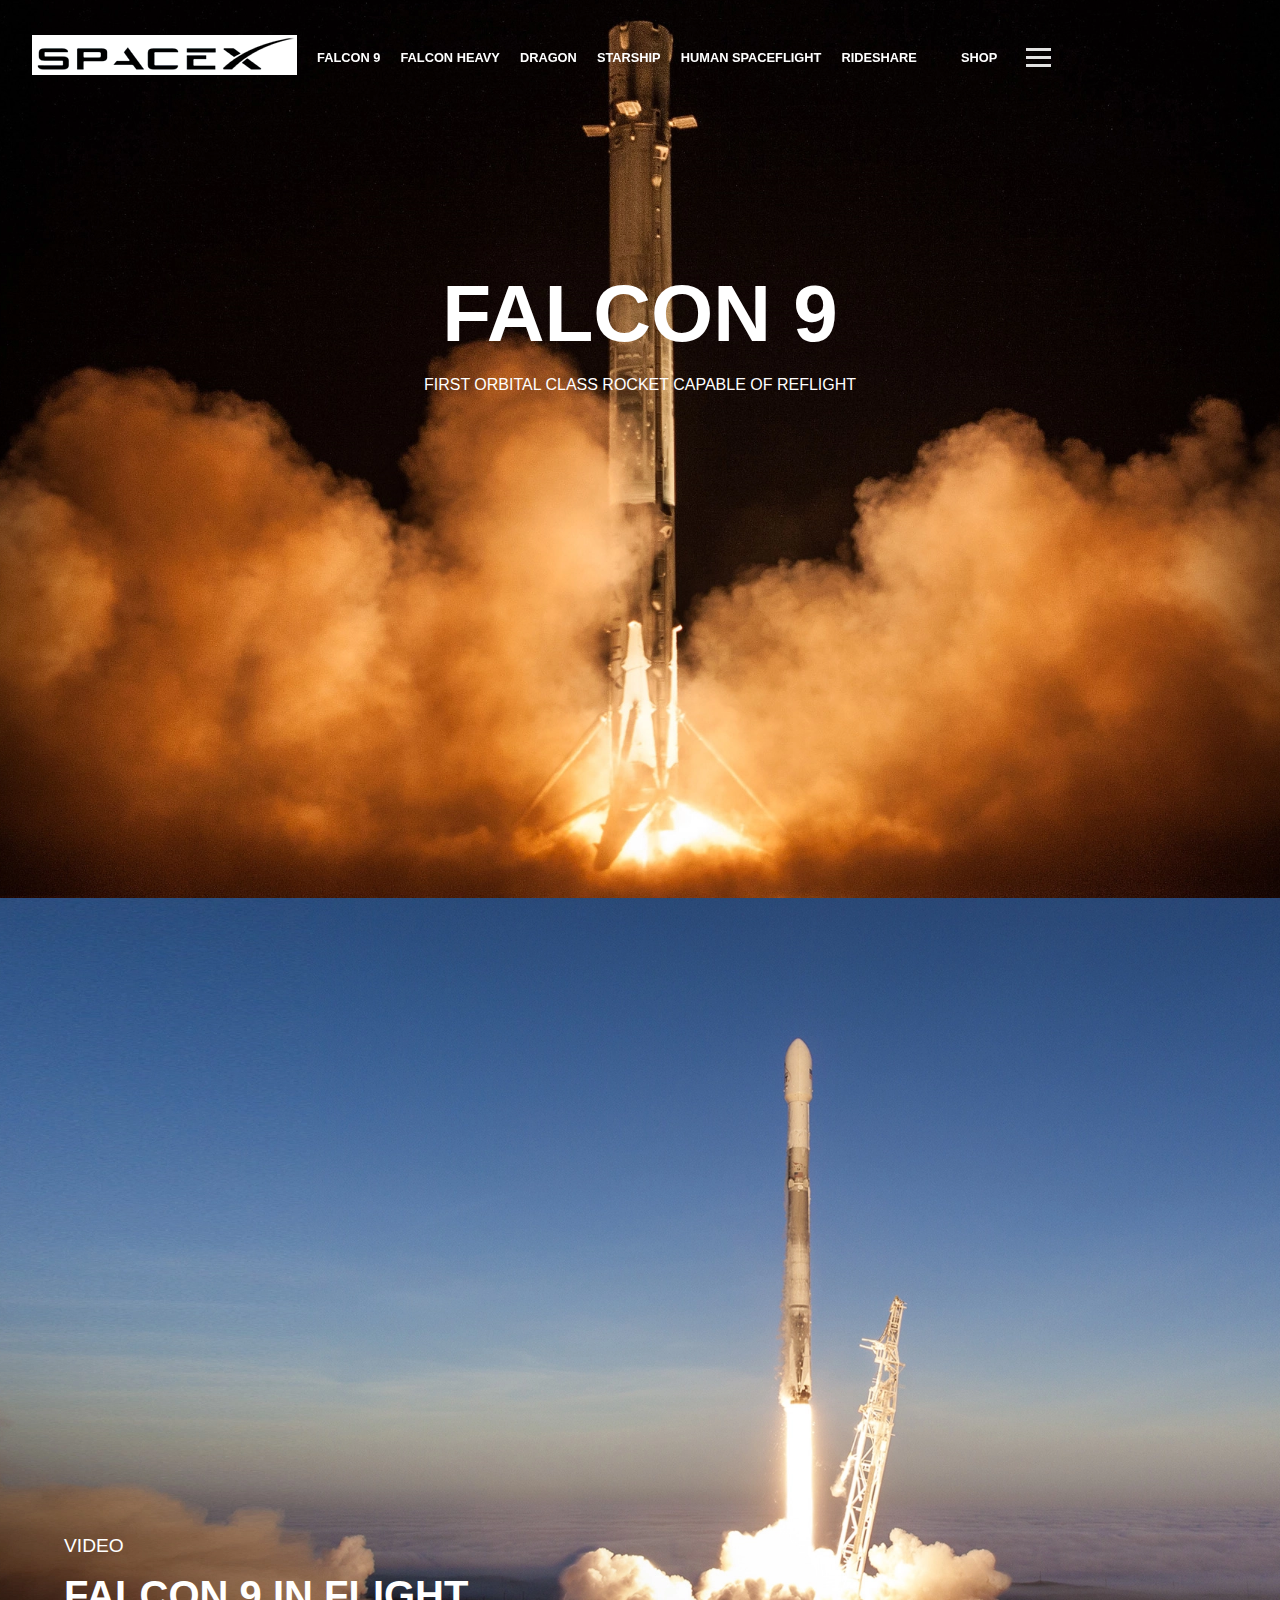
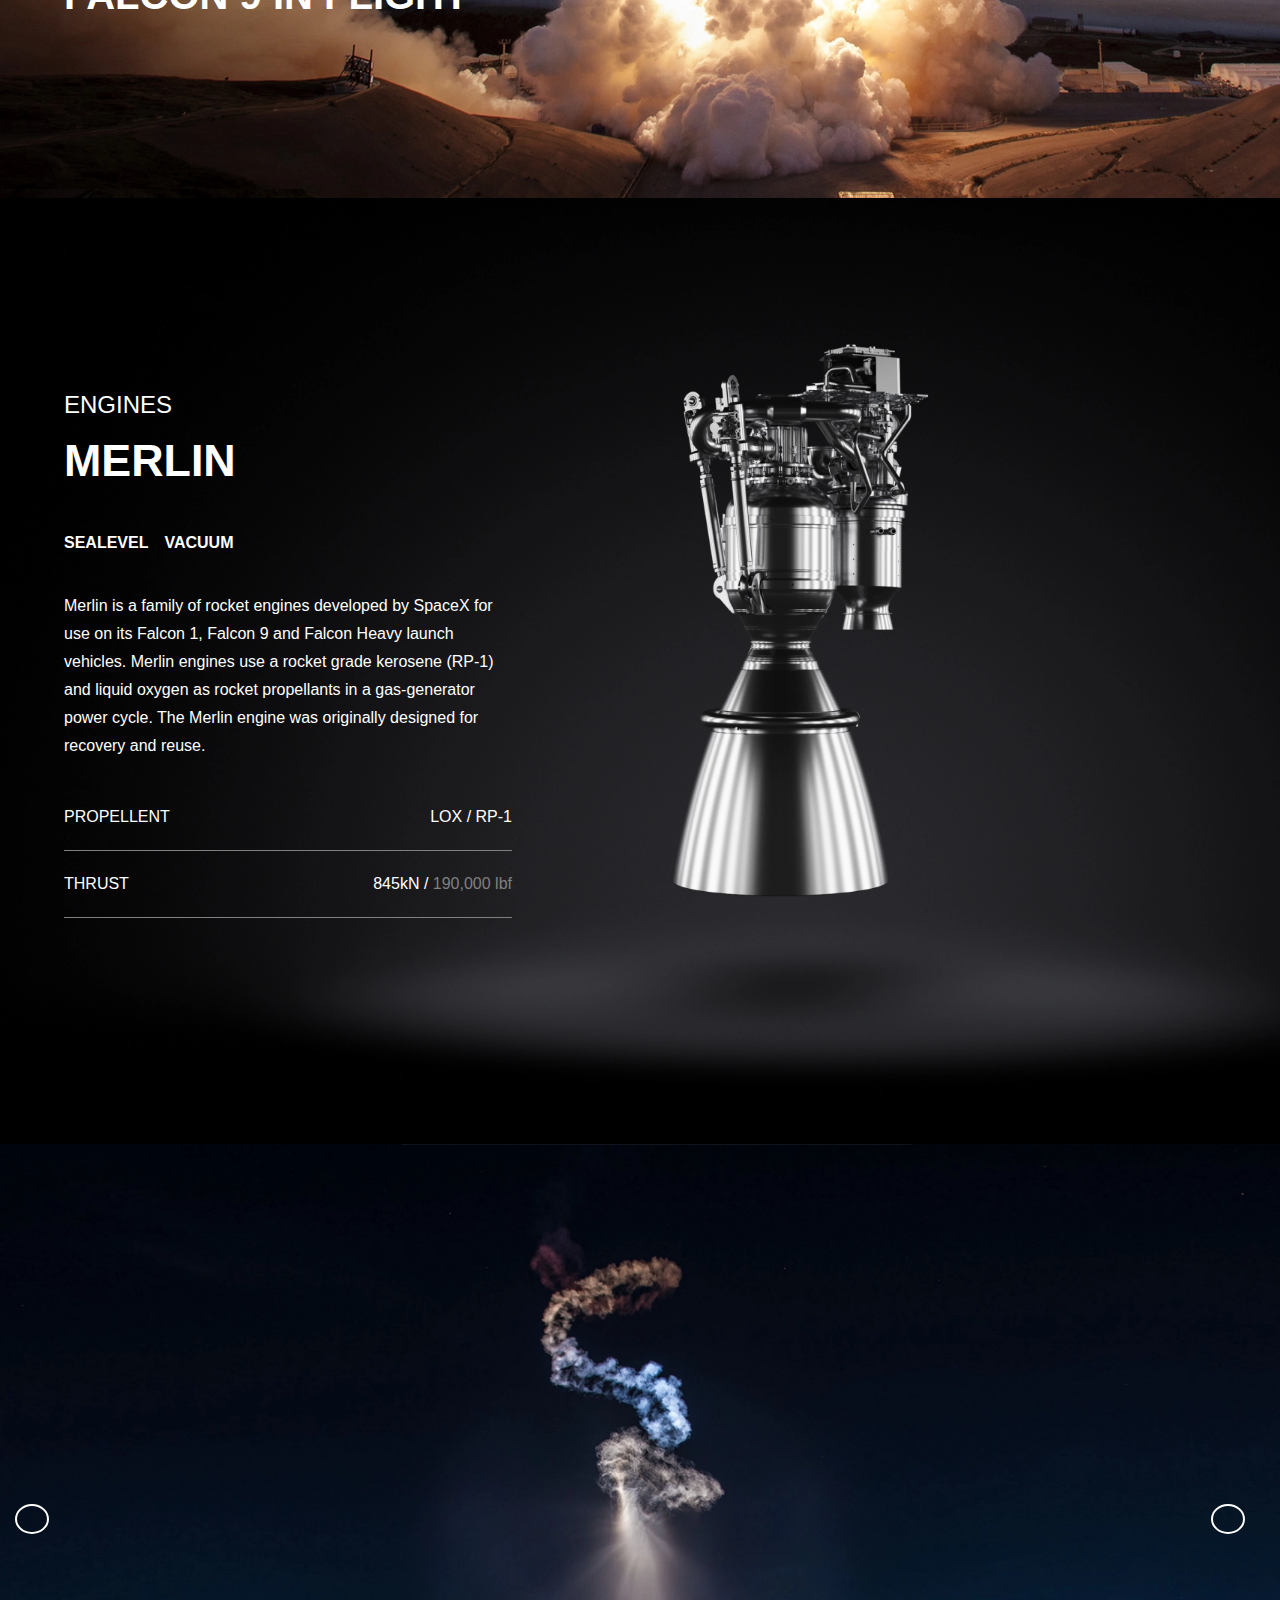
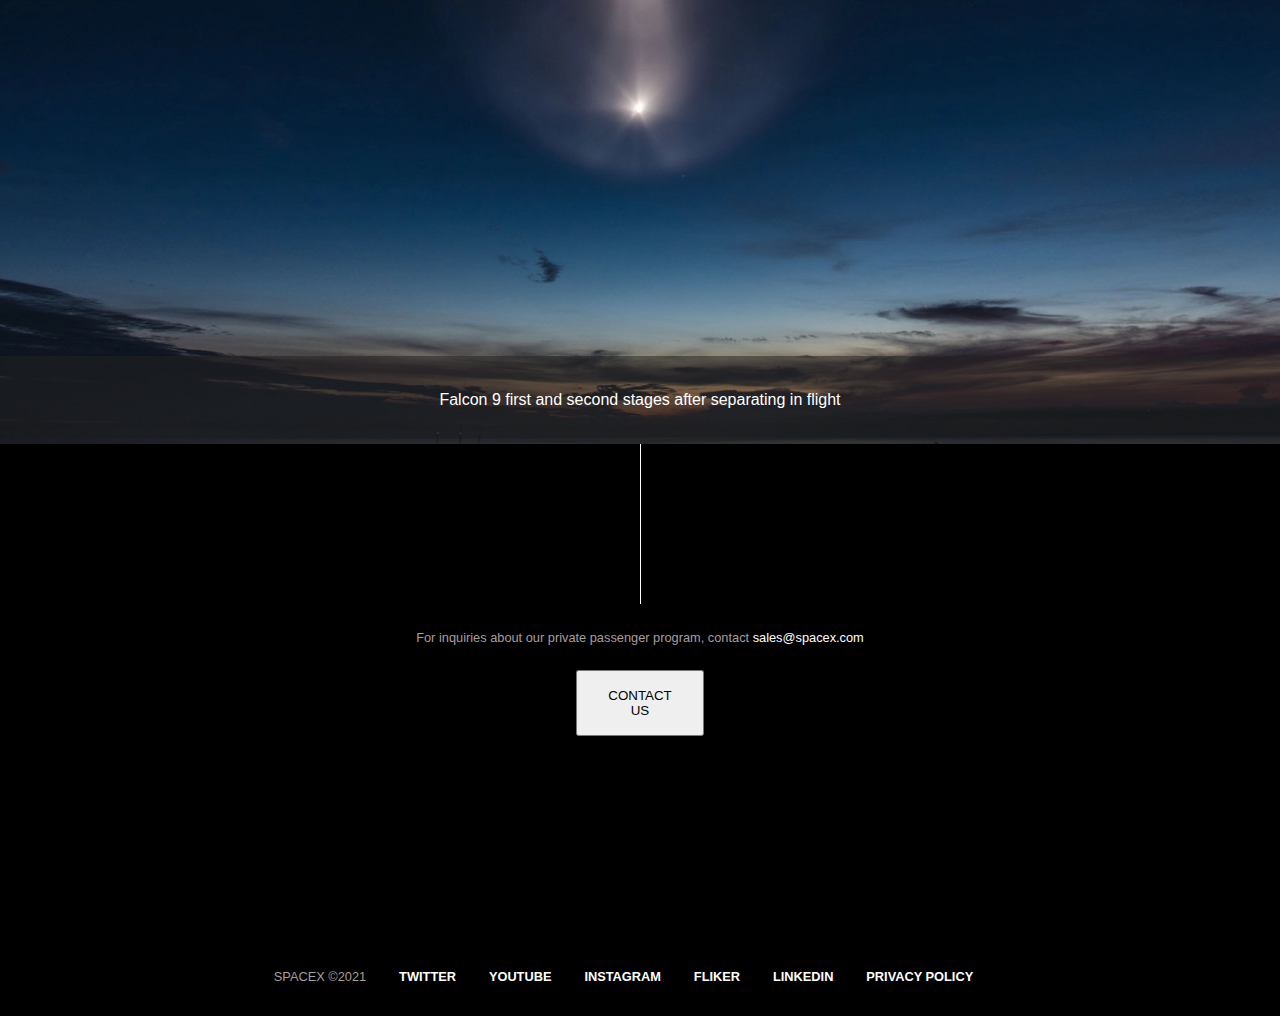
<file: Falcon9/falcon9.html>
<!DOCTYPE html>
<html lang="en">

<head>
    <meta charset="UTF-8">
    <meta http-equiv="X-UA-Compatible" content="IE=edge">
    <meta name="viewport" content="width=device-width, initial-scale=1.0 minimum-scale=1">
    <link rel="stylesheet" href="https://use.fontawesome.com/releases/v5.7.2/css/all.css"
        integrity="sha384-fnmOCqbTlWIlj8LyTjo7mOUStjsKC4pOpQbqyi7RrhN7udi9RwhKkMHpvLbHG9Sr" crossorigin="anonymous" />
    <link rel="stylesheet" href="/nav.css">
    <link rel="stylesheet" href="/global.css">
    <link rel="stylesheet" href="/footer.css">
    <link rel="stylesheet" href="/mobile.css">
    <link rel="stylesheet" href="/human spaceflight/subFooter.css">
    <link rel="stylesheet" href="./falcon9.css">
    <link rel="stylesheet" href="./imageSlider.css">
    <title>Spacex-Falcon 9</title>
</head>

<body>
    <nav class="nav-bar">
        <div class="logo"><a href="/index.html"><img src="/images/spacex logo.png" alt=""></a></div>
        <ul id="nav-ul">
            <li><a href="#">FALCON 9</a></li>
            <li><a href="#">FALCON HEAVY</a></li>
            <li><a href="#">DRAGON</a></li>
            <li><a href="#">STARSHIP</a></li>
            <li><a href="/human spaceflight/human_spaceflight.html">HUMAN SPACEFLIGHT</a></li>
            <li><a href="/Rideshare/rideshare.html">RIDESHARE</a></li>
        </ul>
        <div class="right-menu">
            <div id="shop-link"><a href="#">SHOP</a></div>
            <ul class="secondary-nav-links">
                <li class="margin-style secondary-li-mobile"><a href="#">FALCON 9</a></li>
                <li class="margin-style secondary-li-mobile"><a href="#">FALCON HEAVY</a></li>
                <li class="margin-style secondary-li-mobile"><a href="#">DRAGON</a></li>
                <li class="margin-style secondary-li-mobile"><a href="#">STARSHIP</a></li>
                <li class="margin-style secondary-li-mobile"><a href="/human spaceflight/human_spaceflight.html">HUMAN
                        SPACEFLIGHT</a></li>
                <li class="margin-style secondary-li-mobile"><a href="/Rideshare/rideshare.html">RIDESHARE</a></li>
                <li class="margin-style secondary-li"><a href="#">MISSION</a></li>
                <li class="margin-style secondary-li"><a href="#">LAUNCHES</a></li>
                <li class="margin-style secondary-li"><a href="#">CAREERS</a></li>
                <li class="margin-style secondary-li"><a href="#">UPDATES</a></li>
            </ul>
            <div class="burger">
                <div class="line-1"></div>
                <div class="line-2"></div>
                <div class="line-3"></div>
            </div>
        </div>
    </nav>
    <section>
        <div class="F9content">
            <div class="F9image-section">
                <div class="F9img-discription">
                    <div class="F9img-main">FALCON 9</div>
                    <div class="F9img-notes">FIRST ORBITAL CLASS ROCKET CAPABLE OF REFLIGHT</div>
                </div>
            </div>
        </div>
        <div class="F9content">
            <div class="F9-vid-image-section">
                <div class="F9-vid-img-discription">
                    <div class="F9-vid-img-main">VIDEO</div>
                    <div class="F9-vid-img-notes">FALCON 9 IN FLIGHT</div>
                </div>
            </div>
        </div>
        <div class="F9content">
            <div class="F9-engine-section">
                <div class="F9-merlin-discription">
                    <div class="F9-merlin-title">ENGINES</div>
                    <div class="F9-merlin-main">MERLIN</div>
                    <div class="F9-merlin-type"><button id="sea-level">SEALEVEL</button><button
                            id="vacuum">VACUUM</button></div>
                    <div class="F9-merlin-notes">Merlin is a family of rocket engines developed by SpaceX for use on its
                        Falcon 1, Falcon 9 and Falcon Heavy launch vehicles. Merlin engines use a rocket grade kerosene
                        (RP-1) and liquid oxygen as rocket propellants in a gas-generator power cycle. The Merlin engine
                        was originally designed for recovery and reuse.</div>
                    <div class="merlin-fuel-detail">
                        <span class="fuel">PROPELLENT</span>
                        <span class="fuel-type" id="fuel-lox">LOX / <span class="fuel-type"
                                id="fuel-rp1">RP-1</span></span>
                    </div>
                    <div class="line-break"></div>
                    <div class="merlin-thrust-detail">
                        <span class="thrust">THRUST</span>
                        <span class="thrust-type" id="thrust-kN">845kN / <span class="thrust-type"
                                id="thrust-lbf">190,000 lbf</span></span>
                    </div>
                    <div class="line-break"></div>
                </div>
            </div>
        </div>
    </section>
    <div class="slider">
        <div class="slide current">
            <div class="content">
                <!-- <h1>Slide One</h1> -->
                <p>
                    Falcon 9 first and second stages after separating in flight
                </p>
            </div>
        </div>
        <div class="slide">
            <div class="content">
                <!-- <h1>Slide Two</h1> -->
                <p>
                    Falcon 9 lifts off with its Iridium-5 payload
                </p>
            </div>
        </div>
        <div class="slide">
            <div class="content">
                <!-- <h1>Slide Three</h1> -->
                <p>
                    Falcon 9 lands on the droneship Just Read the Instructions
                </p>
            </div>
        </div>
        <div class="slide">
            <div class="content">
                <!-- <h1>Slide Four</h1> -->
                <p>
                    Close-up on thr Merlin engines of Falcon 9 during liftoff
                </p>
            </div>
        </div>
        <div class="slide">
            <div class="content">
                <!-- <h1>Slide Five</h1> -->
                <p>
                    Falcon 9 leaves a trail of light as it lift offs from Vandenberg
                </p>
            </div>
        </div>
        <div class="slide">
            <div class="content">
                <!-- <h1>Slide Six</h1> -->
                <p>
                    Falcon 9 lifts off whit Dragon for an in-flight test of the Vrew Dragon abort system
                </p>
            </div>
        </div>
        <div class="buttons">
            <button id="prev"><i class="fas fa-arrow-left"></i></button>
            <button id="next"><i class="fas fa-arrow-right"></i></button>
        </div>
    </div>
    <div class="sub-footer">
        <div class="line-box">
            <div class="line"></div>
        </div>
        <div class="paragraph"><span class="copyright-content">For inquiries about our private passenger program,
                contact </span><a id="email-tag" href="#">sales@spacex.com</a></div>
        <button class="RSimg-btn sub-footer-btn">CONTACT US</button>
    </div>
    <footer>
        <div class="copyright-content">
            SPACEX &COPY;2021
        </div>
        <ul id="footer-ul">
            <li class="footer-li"><a href="#">TWITTER</a></li>
            <li class="footer-li"><a href="#">YOUTUBE</a></li>
            <li class="footer-li"><a href="#">INSTAGRAM</a></li>
            <li class="footer-li"><a href="#">FLIKER</a></li>
            <li class="footer-li"><a href="#">LINKEDIN</a></li>
            <li class="footer-li"><a href="#">PRIVACY POLICY</a></li>
        </ul>
    </footer>
    <script src="/nav.js"></script>
    <script src="./F9Engines.js"></script>
    <script src="./imageSlider.js"></script>
</body>

</html>
</file>
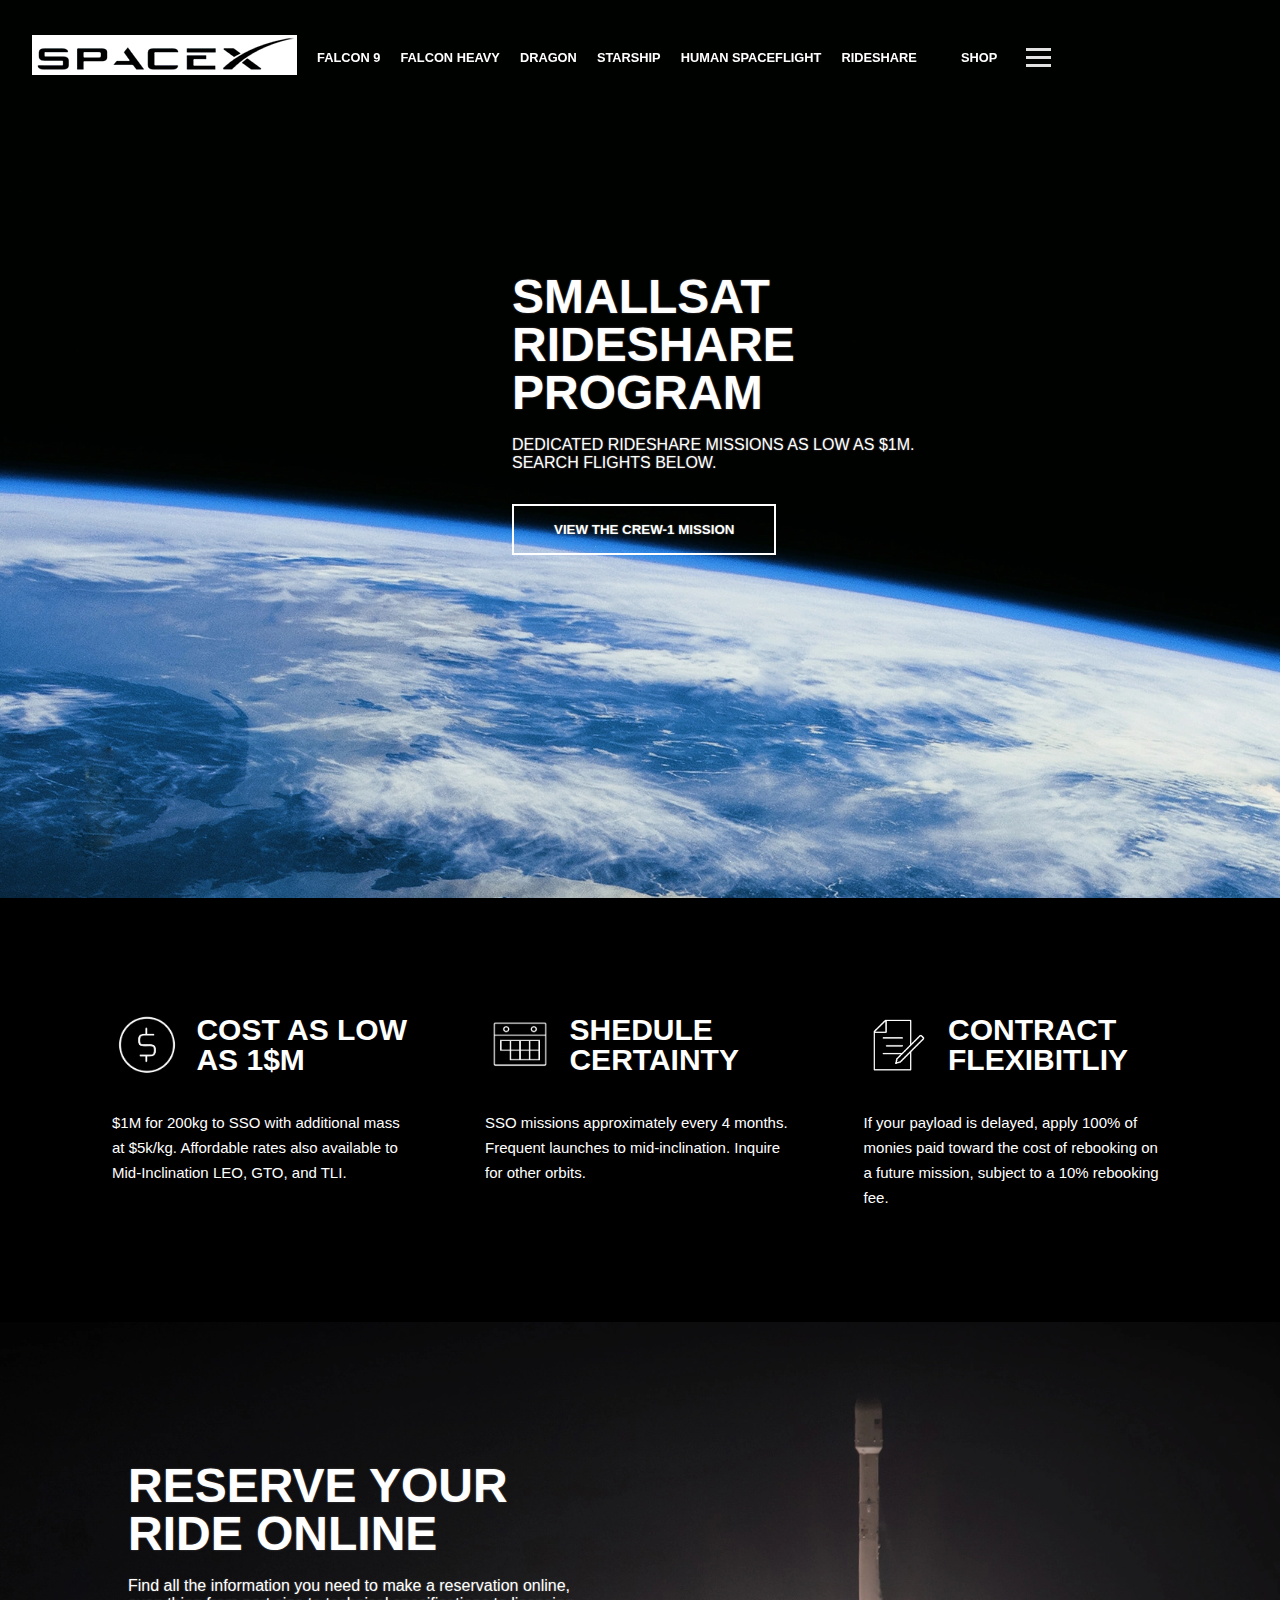
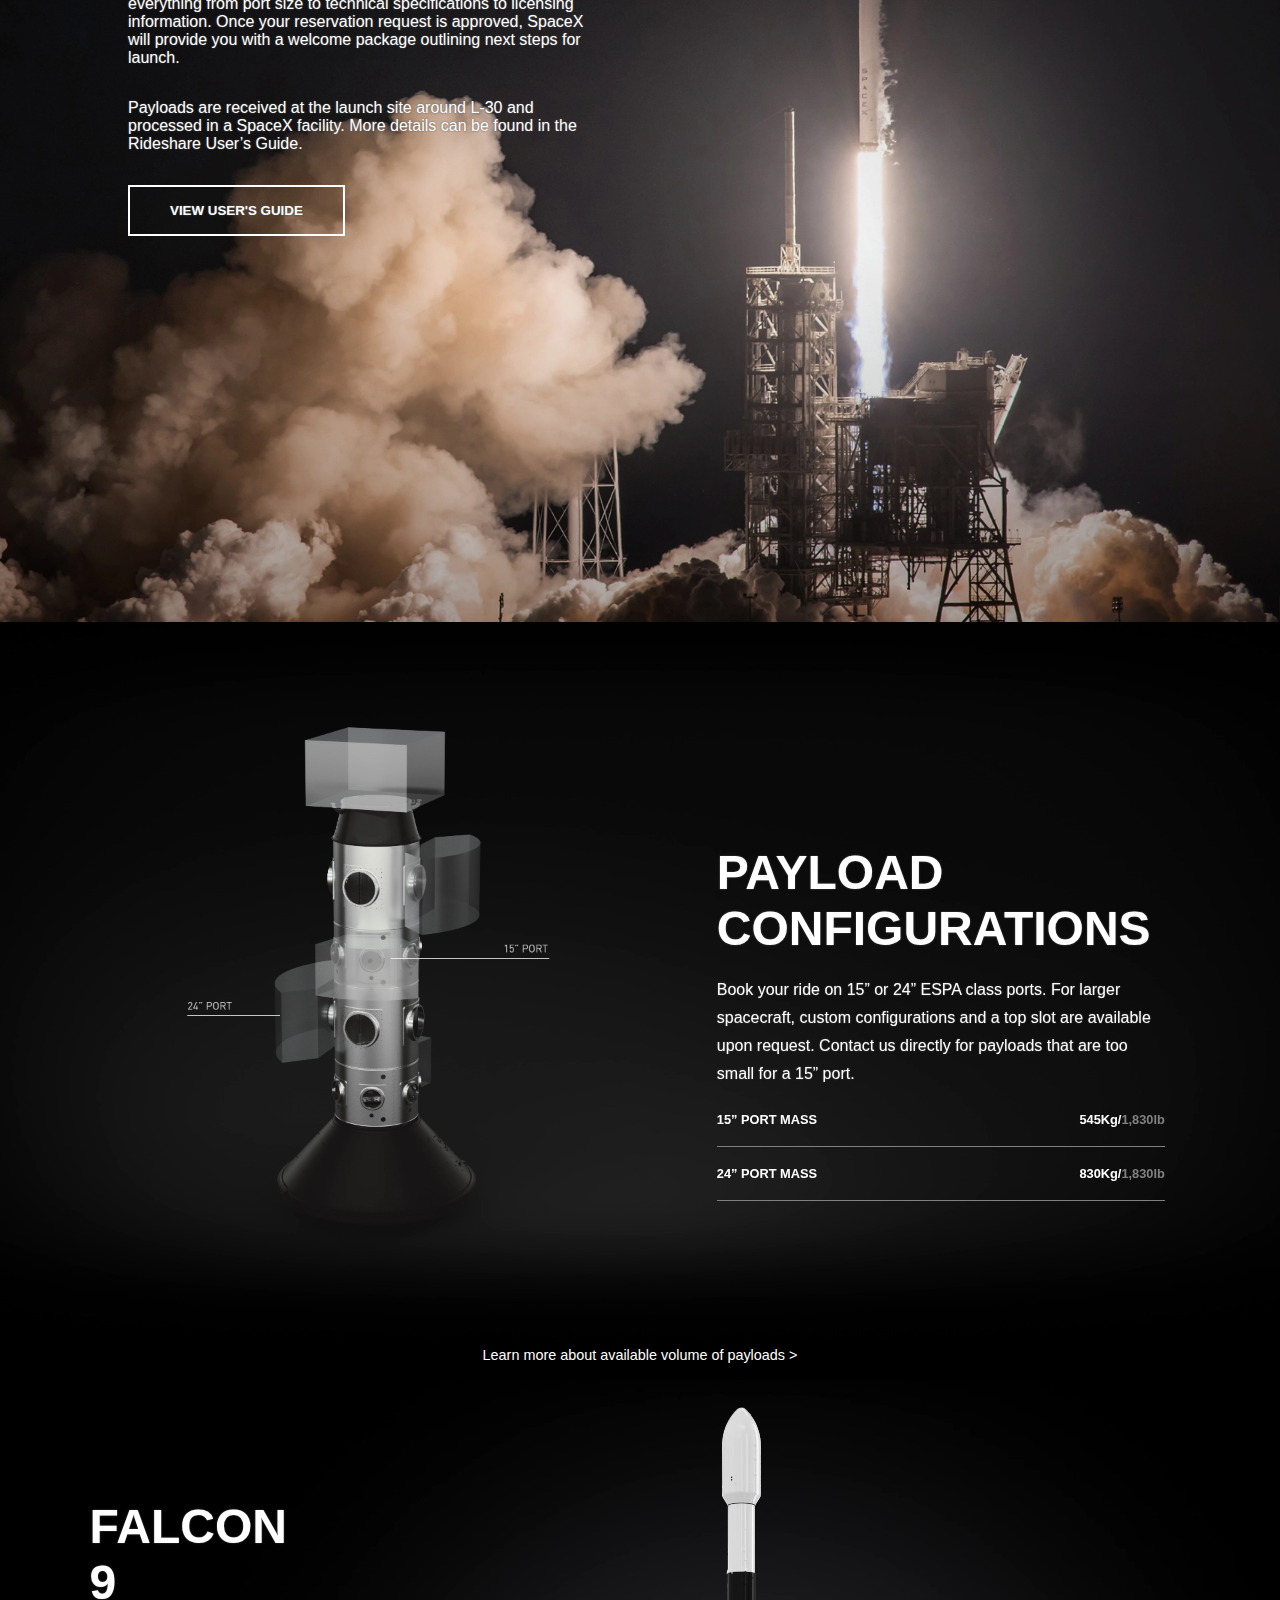
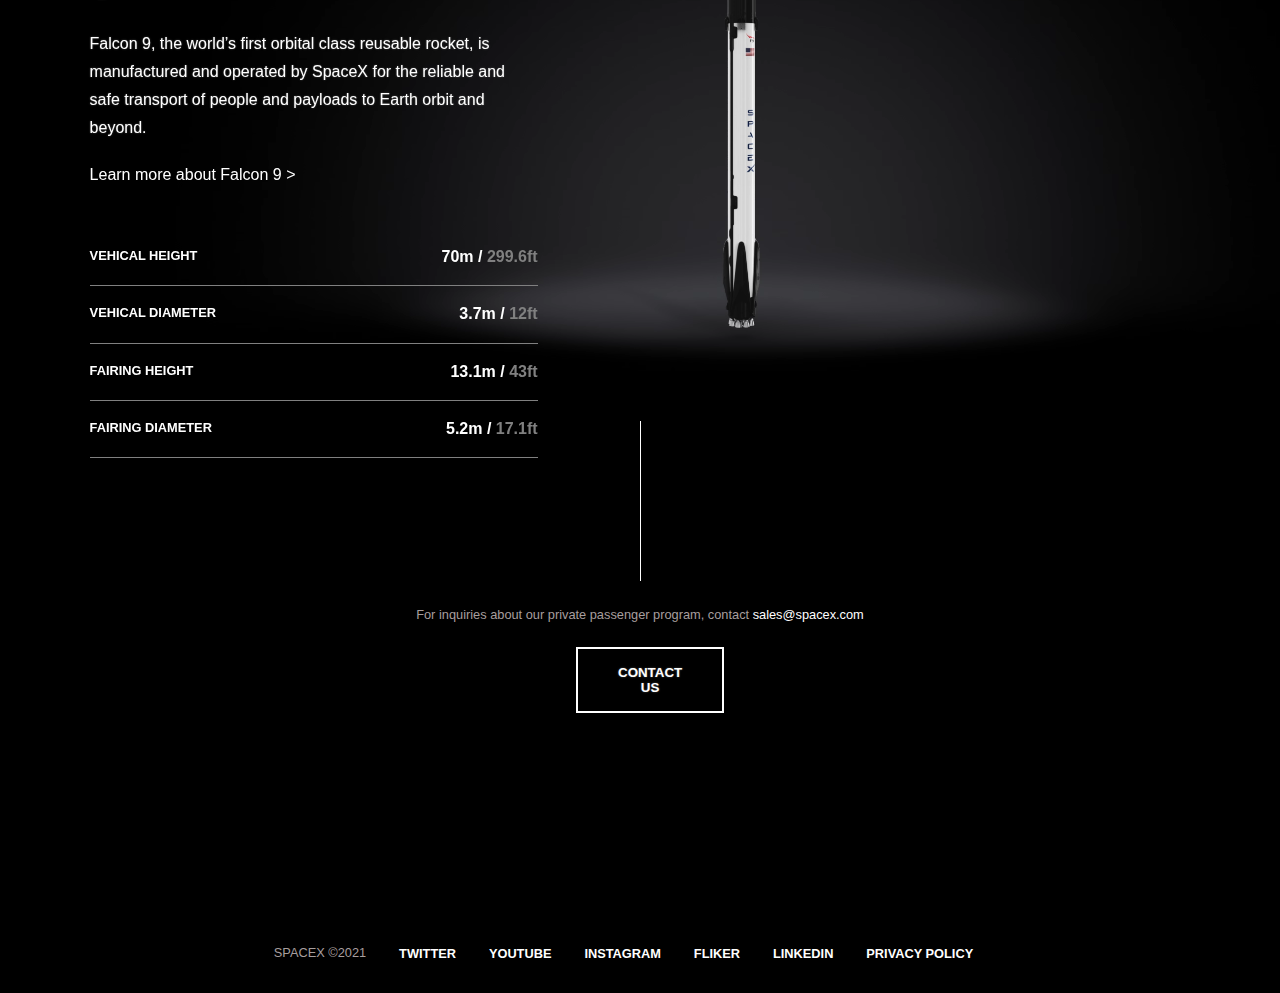
<file: Rideshare/rideshare.html>
<!DOCTYPE html>
<html lang="en">

<head>
    <meta charset="UTF-8">
    <meta http-equiv="X-UA-Compatible" content="IE=edge">
    <meta name="viewport" content="width=device-width, initial-scale=1.0 minimum-scale=1">
    <link rel="stylesheet" href="/nav.css">
    <link rel="stylesheet" href="/global.css">
    <link rel="stylesheet" href="/footer.css">
    <link rel="stylesheet" href="/mobile.css">
    <link rel="stylesheet" href="/human spaceflight/subFooter.css">
    <link rel="stylesheet" href="./rideshare.css">
    <title>Spacex-Rideshare</title>
</head>

<body>
    <nav class="nav-bar">
        <div class="logo"><a href="/index.html"><img src="/images/spacex logo.png" alt=""></a></div>
        <ul id="nav-ul">
            <li><a href="/Falcon9/falcon9.html">FALCON 9</a></li>
            <li><a href="#">FALCON HEAVY</a></li>
            <li><a href="#">DRAGON</a></li>
            <li><a href="#">STARSHIP</a></li>
            <li><a href="/human spaceflight/human_spaceflight.html">HUMAN SPACEFLIGHT</a></li>
            <li><a href="#">RIDESHARE</a></li>
        </ul>
        <div class="right-menu">
            <div id="shop-link"><a href="#">SHOP</a></div>
            <ul class="secondary-nav-links">
                <li class="margin-style secondary-li-mobile"><a href="/Falcon9/falcon9.html">FALCON 9</a></li>
                <li class="margin-style secondary-li-mobile"><a href="#">FALCON HEAVY</a></li>
                <li class="margin-style secondary-li-mobile"><a href="#">DRAGON</a></li>
                <li class="margin-style secondary-li-mobile"><a href="#">STARSHIP</a></li>
                <li class="margin-style secondary-li-mobile"><a href="/human spaceflight/human_spaceflight.html">HUMAN SPACEFLIGHT</a></li>
                <li class="margin-style secondary-li-mobile"><a href="#">RIDESHARE</a></li>
                <li class="margin-style secondary-li"><a href="#">MISSION</a></li>
                <li class="margin-style secondary-li"><a href="#">LAUNCHES</a></li>
                <li class="margin-style secondary-li"><a href="#">CAREERS</a></li>
                <li class="margin-style secondary-li"><a href="#">UPDATES</a></li>
            </ul>
            <div class="burger">
                <div class="line-1"></div>
                <div class="line-2"></div>
                <div class="line-3"></div>
            </div>
        </div>
    </nav>
    <section>
        <div class="RScontent">
            <div class="RSimage-section-1">
                <div class="RSimg-discription-1">
                    <div class="RSimg-title"></div>
                    <div class="RSimg-main">SMALLSAT RIDESHARE PROGRAM</div>
                    <div class="RSimg-notes">DEDICATED RIDESHARE MISSIONS AS LOW AS $1M. SEARCH FLIGHTS BELOW.</div>
                    <button class="RSimg-btn">VIEW THE CREW-1 MISSION</button>
                </div>
            </div>
        </div>
        <div class="about-rideshare">
            <div class="rideshare-cost">
                <img src="./Rideshare_images/billing_icon.png" alt="">
                <h2>COST AS LOW AS 1$M</h2>
                <span>$1M for 200kg to SSO with additional mass at $5k/kg. Affordable rates also available to
                    Mid-Inclination LEO, GTO, and TLI.</span>
            </div>
            <div class="rideshare-shedule">
                <img src="./Rideshare_images/calendar_icon.png" alt="">
                <h2>SHEDULE CERTAINTY</h2>
                <span>SSO missions approximately every 4 months. Frequent launches to mid-inclination. Inquire for other
                    orbits.</span>
            </div>
            <div class="rideshare-contract">
                <img src="./Rideshare_images/contract_icon.png" alt="">
                <h2>CONTRACT FLEXIBITLIY</h2>
                <span>If your payload is delayed, apply 100% of monies paid toward the cost of rebooking on a future
                    mission, subject to a 10% rebooking fee.</span>
            </div>
        </div>
        <div class="RScontent">
            <div class="RSimage-section-2">
                <div class="RSimg-discription-2">
                    <div class="RSimg-title"></div>
                    <div class="RSimg-main">RESERVE YOUR RIDE ONLINE</div>
                    <div class="RSimg-notes">Find all the information you need to make a reservation online, everything
                        from port size to technical specifications to licensing information. Once your reservation
                        request is approved, SpaceX will provide you with a welcome package outlining next steps for
                        launch.</div>
                    <div class="RSimg-notes">
                        Payloads are received at the launch site around L-30 and processed in a SpaceX facility. More
                        details can be found in the Rideshare User’s Guide.</div>
                    <button class="RSimg-btn">VIEW USER'S GUIDE</button>
                </div>
            </div>
        </div>
        <div class="RS-vid-section-1">
            <video autoplay="" loop="" muted="" width="100%" height="100%" preload="auto" autobuffer="true">
                <source type="video/mp4" src="./Rideshare_videos/Rideshare_01.webm">
                <!-- <source type="video/webm" src="../media/Rideshare_01.webm"> -->
            </video>
            <div class="RS-vid-discription-1">
                <div class="RSvid-main">PAYLOAD CONFIGURATIONS</div>
                <div class="RSvid-notes">Book your ride on 15” or 24” ESPA class ports. For larger spacecraft, custom
                    configurations and a top slot are available upon request. Contact us directly for payloads that are
                    too
                    small for a 15” port.</div>
                <div class="RS-15-mass-detail">
                    <span class="heading">15” PORT MASS</span>
                    <span class="weight" id="weight-kg">545Kg/<span class="weight" id="weight-lb">1,830lb</span></span>
                </div>
                <div class="line-break"></div>
                <div class="RS-24-mass-detail">
                    <span class="heading">24” PORT MASS</span>
                    <span class="weight" id="weight-kg">830Kg/<span class="weight" id="weight-lb">1,830lb</span></span>
                </div>
                <div class="line-break"></div>
            </div>
            <div class="learn-more"><a href="#">Learn more about available volume of payloads ></a></div>
        </div>
        <div class="RS-vid-section-2">
            <video autoplay="" loop="" muted="" width="100%" height="100%" preload="auto" autobuffer="true">
                <source type="video/mp4" src="./Rideshare_videos/WebsiteF9Fairings_Anim_Render_Desktop.webm">
                <!-- <source type="video/webm" src="../media/Rideshare_01.webm"> -->
            </video>
            <div class="RS-vid-discription-2">
                <div class="RSvid-main">FALCON 9</div>
                <div class="RSvid-notes">Falcon 9, the world’s first orbital class reusable rocket, is manufactured and
                    operated by SpaceX for the reliable and safe transport of people and payloads to Earth orbit and
                    beyond.</div>
                <div class="learn-more-falcon9"><a href="#">Learn more about Falcon 9 ></a></div>
                <div class="RS-falcon9-detail-1">
                    <span class="heading">VEHICAL HEIGHT</span>
                    <span class="height" id="height-meter">70m / <span class="height"
                            id="height-feet">299.6ft</span></span>
                </div>
                <div class="line-break"></div>
                <div class="RS-falcon9-detail-2">
                    <span class="heading">VEHICAL DIAMETER</span>
                    <span class="height" id="height-meter">3.7m / <span class="height"
                            id="height-feet">12ft</span></span>
                </div>
                <div class="line-break"></div>
                <div class="RS-falcon9-detail-3">
                    <span class="heading">FAIRING HEIGHT</span>
                    <span class="height" id="height-meter">13.1m / <span class="height"
                            id="height-feet">43ft</span></span>
                </div>
                <div class="line-break"></div>
                <div class="RS-falcon9-detail-4">
                    <span class="heading">FAIRING DIAMETER</span>
                    <span class="height" id="height-meter">5.2m / <span class="height"
                            id="height-feet">17.1ft</span></span>
                </div>
                <div class="line-break"></div>
            </div>
        </div>
    </section>
    <div class="sub-footer">
        <div class="line-box">
            <div class="line"></div>
        </div>
        <div class="paragraph"><span class="copyright-content">For inquiries about our private passenger program,
                contact </span><a id="email-tag" href="#">sales@spacex.com</a></div>
        <button class="RSimg-btn sub-footer-btn">CONTACT US</button>
    </div>
    <footer>
        <div class="copyright-content">
            SPACEX &COPY;2021
        </div>
        <ul id="footer-ul">
            <li class="footer-li"><a href="#">TWITTER</a></li>
            <li class="footer-li"><a href="#">YOUTUBE</a></li>
            <li class="footer-li"><a href="#">INSTAGRAM</a></li>
            <li class="footer-li"><a href="#">FLIKER</a></li>
            <li class="footer-li"><a href="#">LINKEDIN</a></li>
            <li class="footer-li"><a href="#">PRIVACY POLICY</a></li>
        </ul>
    </footer>
    <script src="/nav.js"></script>
</body>

</html>
</file>
<file: nav.css>
nav{
    display: flex;
    position: sticky;
    top: 2.2rem;
    justify-content: flex-start;
    align-items: center;
    z-index: 10;
    animation: fadeIn 0.8s 1.5s ease-in forwards;
}
#nav-ul ul{
    display: flex;
    width: 50%;
    justify-content: space-evenly;
    align-items: center;
    list-style: none;
}
#nav-ul ul a{
    text-decoration: none;
    color: white;
    font-weight: bolder;
}
li a:hover{
    text-decoration-line: underline;
    text-underline-offset: 4.5px ;
    text-shadow: 0 0 2px #555;
}
.logo img{
    margin-left: 5rem;
}
.right-menu{
    position: relative;
    left: 15rem;
    display: flex;
    align-items: center;
}
#shop-link{
    margin: 0 1.5rem;
}
#shop-link a{
    text-decoration: none;
    font-weight: bolder;
    color: white;
    font-size: 0.8rem;
}
#shop-link a:hover{
    text-decoration-line: underline;
    text-underline-offset: 4.5px ;
    text-shadow: 0 0 2px #555;
}

.burger{
    cursor: pointer;
}
.burger div{
    width: 25px;
    height: 3px;
    background-color: rgb(226, 226, 226);
    margin: 5px;
    transition: all 0.3s ease;
}
.secondary-nav-links{
    position: absolute;
    right: -3.63rem;
    height: 100vh;
    top: -2.8rem;
    background-color: black;
    display: flex;
    flex-direction: column;
    align-items: flex-end;
    justify-content:flex-end;
    width: 20rem;
    transform: translateX(100%);
    transition: transform 0.5s ease;
}
.secondary-li{
    position: relative;
    left: -4rem;
    font-size: 0.9rem;
}
.secondary-li-mobile{
    position: relative;
    left: -4rem;
    text-align: end;
    opacity: 0;
    font-size: 0.9rem;
    /* visibility:hidden; */
}
.margin-style{
    position: relative;
    top: -16rem;
    margin:0.5rem 0;
}
.secondary-nav-links li{
    opacity: 0;
}
.nav-active{
    transform: translateX(0%);
}

@keyframes navLinkFade {
    from{
        opacity: 0;
        transform: translateX(50px);
    }
    to{
        opacity: 1;
        transform: translateX(0px);
    }
    
}
@keyframes fadeIn {
    from{
        opacity: 0;
    }
    to{
        opacity: 1;
    }
}
.toggle .line-1{
    transform: rotate(-45deg) translate(-5px,6px);
}
.toggle .line-2{
    opacity: 0;
}
.toggle .line-3{
    transform: rotate(45deg) translate(-5px,-6px);
}
</file>
<file: global.css>
*{
    margin: 0;
    padding: 0;
    box-sizing: border-box;
}
body{
    font-family: sans-serif;
    overflow-x: hidden;
    width: 100vw;
    background-color: black;
}
</file>
<file: footer.css>
footer{
    display: flex;
    justify-content: center;
    align-items: center;
    background-color: black;

    position: relative;
    bottom: 1.5rem;
    min-height: 2rem;
}
ul{
    display: flex;
    justify-content: space-evenly;
    align-items: center;
    width: 50%;
}
ul li{
    list-style: none;
}
ul li a{
    text-decoration: none;
    color: white;
    font-size: 0.8rem;
    font-weight: bolder;
}
.footer-li a:hover{
    color: rgb(167, 158, 158);
    transition: color 0.6s ease-in;
    text-decoration: none;
}
.copyright-content{
    font-size: 0.8rem;
    color: rgb(167, 158, 158);
    cursor: text;
}

@media screen and (max-width:900px) {
    footer{
        flex-direction: column;
    }
    #footer-ul{
        width: 92%;
        justify-content: space-between;
        margin-top: 1rem;
    }
    
}
@media screen and (max-width:500px) {
    #footer-ul li a{
        font-size: 0.6rem;
    }
    
}
</file>
<file: mobile.css>
@media screen and (max-width:1500px) {
    .right-menu{
        position: unset;
        display: flex;
        align-items: center;
        margin-right: 3rem;
    }
    #nav-ul ul{
        width: 60%;
    }
    .logo img{
        margin-left: 2rem;
    }
    
}
@media screen and (max-width:1150px) {
    #nav-ul{
        width: 70%;
    }
    
}
@media screen and (max-width:1050px) {
    #nav-ul{
        display: none;
    }
    #shop-link{
        display: none;
    }
    nav{
        justify-content: space-around;
    }
    .right-menu{
        /* margin-left: 5rem; */
        margin-right: 0rem;
    }
    .logo img{
        margin-left: 0rem;
    }
    .img-main{
        width: 100%;
        font-size: 2.5rem;
    }
    .img-title{
        width: 100%;
    }
    .img-notes{
        width: 100%;
    }
    .img-discription{
        margin-left: 1rem;
        margin-right: 0.3rem;
    }
    .vid-discription{
        margin-left: 1rem;
        margin-right: 0.3rem;
    }
    .vid-main{
        width: 100%;
        font-size: 2.5rem;
    }
    .vid-title{
        width: 100%;
    }
    .vid-notes{
        width: 100%;
    }
    
}
@media screen and (max-width:770px) {
    video{
        display: none;
    }
    .mobile-image-section{
        background: url(/images/iss_game.webp) no-repeat center top/cover;
        min-width: 100vw;
        min-height: 100vh;
    }
    
}
</file>
<file: human spaceflight/subFooter.css>
.sub-footer{
    min-width: 100vw;
    min-height: 60vh;
}
.line-box{
    width: 75%;
    height: 10rem;
    margin: 0 50%;
}
.line-box .line{
    height: 100%;
    width: 1px;
    background-color: white;
}
.paragraph{
    color: white;
    text-align: center;
    margin: 1.5rem 0rem;
}
.sub-footer-btn{
    margin: 0 45%;
    padding: 1rem 1.8rem;
}
#email-tag{
    text-decoration: none;
    color: white;
    font-size: 0.8rem;
}
#email-tag:hover{
    color: rgb(216, 192, 192);
    transition: color 0.4s ease-in;
}
</file>
<file: Falcon9/falcon9.css>
section{
    position:relative;
    top: -2.88rem;
    min-height: 100vh;
    /* z-index: -10; */
}
.F9content{
    position: relative;
    animation: fadeIn 0.8s 1.5s ease-in forwards;
    transition: all 0.5s ease-in;
}
.F9image-section{
    background: url(./images/f9_feature.webp)  no-repeat center top/cover;
    min-height: 100vh;
    min-width: 100vw;
}
.F9img-discription{
    color: white;
    width: 50%;
    position: absolute;
    top: 30%;
    left: 25%;
}
.F9img-main{
    text-align: center;
    font-size: 5rem;
    font-weight: bold;
    margin-bottom: 1rem;
    animation: descriptionFade 0.8s 1.6s ease forwards;
}
.F9img-notes{
    text-align: center;
    font-size: 1rem;
    font-weight: lighter;
    animation: descriptionFade 0.8s 1.6s ease forwards;
}
.F9-vid-image-section{
    background: url(./images/f9_video.webp)  no-repeat center top/cover;
    min-height: 100vh;
    min-width: 100vw;
}
.F9-vid-img-discription{
    color: white;
    width: 50%;
    position: absolute;
    bottom: 20%;
    left: 5%;
}
.F9-vid-img-main{
    text-align:start;
    font-size: 1.2rem;
    margin-bottom: 1rem;
    animation: descriptionFade 0.8s 1.6s ease forwards;
}
.F9-vid-img-notes{
    text-align: start;
    font-size: 2.5rem;
    font-weight: bold;
    animation: descriptionFade 0.8s 1.6s ease forwards;
}
.F9-engine-section{
    background: url(./images/Merlin.webp)  no-repeat center top/cover;
    min-height: 100vh;
    min-width: 100vw;
}
.F9-merlin-discription{
    color: white;
    width: 35%;
    position: absolute;
    bottom: 20%;
    left: 5%;
}
.F9-merlin-title{
    margin-bottom: 1rem;
    text-align: start;
    font-size: 1.5rem;
    font-weight: lighter;
    animation: descriptionFade 0.8s 1.6s ease forwards;
}
.F9-merlin-main{
    text-align: start;
    font-size: 2.8rem;
    font-weight: bold;
    margin-bottom: 3rem;
    animation: descriptionFade 0.8s 1.6s ease forwards;
}
.F9-merlin-type{
    margin-bottom: 2.5rem;
    animation: descriptionFade 0.8s 1.6s ease forwards;
}
#sea-level{
    text-decoration: none;
    background:none;
    border: none;
    color: white;
    font-weight: bold;
    font-size: 1rem;
    margin-right: 1rem;
    cursor: pointer;
}
#sea-level:focus{
    text-underline-offset: 4.5px ;
    text-decoration: underline;
    color: gray;
    transition: all 0.3s ease-in;
}
#vacuum{
    background:none;
    font-size: 1rem;
    border: none;
    text-decoration: none;
    color: white;
    font-weight: bold;
    cursor: pointer;
}
#vacuum:focus{
    text-underline-offset: 4.5px ;
    text-decoration: underline;
    color: gray;
    transition: all 0.3s ease-in;
}
.F9-merlin-notes{
    text-align: start;
    width: 100%;
    line-height: 28px;
    margin-bottom: 3rem;
    font-weight: lighter;
    animation: descriptionFade 0.8s 1.6s ease forwards;
}
.merlin-fuel-detail{
    display: flex;
    justify-content: space-between;
    margin-bottom: 1.5rem;
    animation: descriptionFade 0.8s 1.6s ease forwards;
}
.merlin-thrust-detail{
    display: flex;
    justify-content: space-between;
    margin-top: 1.5rem;
    margin-bottom: 1.5rem;
    animation: descriptionFade 0.8s 1.6s ease forwards;
}
.line-break {
    width: 100%;
    height: 1px;
    background-color: gray;
    animation: descriptionFade 0.8s 1.6s ease forwards;
}

#thrust-lbf{
    color: gray;
}

@keyframes descriptionFade{
    from{
        opacity: 0;
        transform: translateY(70px);
    }
    to{
        opacity: 1;
        transform: translateY(0px);
    }
}
@keyframes fadeIn {
    from{
        opacity: 0;
    }
    to{
        opacity: 1;
    }
}
</file>
<file: Falcon9/imageSlider.css>
.slider {
    position: relative;
    overflow: hidden;
    height: 100vh;
    width: 100vw;
  }
  
  .slide {
    position: absolute;
    top: 0;
    left: 0;
    width: 100%;
    height: 100%;
    opacity: 0;
    transition: opacity 0.4s ease-in-out;
  }
  
  .slide.current {
    opacity: 1;
  }
  
  .slide .content {
    position: absolute;
    bottom: 0px;
    left: -600px;
    opacity: 0;
    width: 100%;
    background-color: rgba(36, 34, 34, 0.5);
    color:white;
    padding: 35px;
  }
  
  .slide .content p {
    text-align: center;
  }
  
  .slide.current .content {
    opacity: 1;
    transform: translateX(600px);
    transition: all 0.7s ease-in-out 0.3s;
  }
  
  .buttons button#next {
    position: absolute;
    top: 40%;
    right: 35px;
  }
  
  .buttons button#prev {
    position: absolute;
    top: 40%;
    left: 15px;
  }
  
  .buttons button {
    border: 2px solid #fff;
    background-color: transparent;
    color: #fff;
    cursor: pointer;
    padding: 13px 15px;
    border-radius: 50%;
    outline: none;
  }
  
  .buttons button:hover {
    background-color: #fff;
    color: #333;
  }
  
  @media (max-width: 500px) {
    .slide .content {
      bottom: -300px;
      left: 0;
      width: 100%;
    }
  
    .slide.current .content {
      transform: translateY(-300px);
    }
  }
  
  
  
  /* Backgorund Images */
   
  .slide:first-child {
    background: url('./images/image_slider/F9_1.webp') no-repeat
      center top/cover;
  }
  .slide:nth-child(2) {
    background: url('./images/image_slider/F9_2.webp') no-repeat
      center top/cover;
  }
  .slide:nth-child(3) {
    background: url('./images/image_slider/F9_3.webp') no-repeat
      center top/cover;
  }
  .slide:nth-child(4) {
    background: url('./images/image_slider/F9_4.webp') no-repeat
      center top/cover;
  }
  .slide:nth-child(5) {
    background: url('./images/image_slider/F9_5.webp') no-repeat
      center top/cover;
  } 
  .slide:nth-child(6)  {
    background: url('./images/image_slider/F9_6.webp') no-repeat
      center center/cover;
  }
</file>
<file: Rideshare/rideshare.css>
section{
    position:relative;
    top: -2.88rem;
    min-height: 100vh;
    /* z-index: -10; */
}
.RSimage-section-1{
    background: url(./Rideshare_images/rideshare_feature.webp)  no-repeat center top/cover;
    min-height: 100vh;
    min-width: 100vw;
}
.RSimage-section-2{
    background: url(./Rideshare_images/rideshare_pricing.webp)  no-repeat center top/cover;
    min-height: 100vh;
    min-width: 100vw;
}
.RScontent{
    position: relative;
    animation: fadeIn 0.8s 1.5s ease-in forwards;
    transition: all 0.5s ease-in;
}
.RSimg-discription-1{
    position: absolute;
    top: 30%;
    color: white;
    left: 40%;
    transition: all 0.3s ease;
    width: 80%;
}
.RSimg-discription-2{
    position: absolute;
    top: 15%;
    color: white;
    left: 10%;
    transition: all 0.3s ease;
    width: 80%;
}

.about-rideshare{
    display: flex;
    justify-content: space-between;
    margin: 7rem 7rem;
    color: white;
}
.rideshare-cost img{
    display: inline-block;
    vertical-align: middle;
    width: 70px;
    height: auto;
}
.rideshare-cost h2{
    display: inline-block;
    vertical-align: middle;
    width: calc(100% - 80px);
    margin-left: 10px;
    font-size: 30px;
    line-height: 30px;
    max-width: 220px;
}
.rideshare-cost span{
    display: block;
    font-size: 15px;
    line-height: 25px;
    margin-top: 30px;
    max-width: 300px;
}
.rideshare-shedule img{
    display: inline-block;
    vertical-align: middle;
    width: 70px;
    height: auto;
}
.rideshare-shedule h2{
    display: inline-block;
    vertical-align: middle;
    width: calc(100% - 80px);
    margin-left: 10px;
    font-size: 30px;
    line-height: 30px;
    max-width: 220px;
}
.rideshare-shedule span{
    display: block;
    font-size: 15px;
    line-height: 25px;
    margin-top: 30px;
    max-width: 310px;
}
.rideshare-contract img{
    display: inline-block;
    vertical-align: middle;
    width: 70px;
    height: auto;
}
.rideshare-contract h2{
    display: inline-block;
    vertical-align: middle;
    width: calc(100% - 80px);
    margin-left: 10px;
    font-size: 30px;
    line-height: 30px;
    max-width: 220px;
}
.rideshare-contract span{
    display: block;
    font-size: 15px;
    line-height: 25px;
    margin-top: 30px;
    max-width: 300px;
}
@keyframes descriptionFade{
    from{
        opacity: 0;
        transform: translateY(70px);
    }
    to{
        opacity: 1;
        transform: translateY(0px);
    }
}
@keyframes fadeIn {
    from{
        opacity: 0;
    }
    to{
        opacity: 1;
    }
}

.RSimg-title{
    font-size: 1.4rem;
    /* font-weight: bold; */
    margin-bottom: 0.3rem;
    text-shadow: 0 0 2px #555;
    width: 70%;
    animation: descriptionFade 0.8s 1.6s ease forwards;
}
.RSimg-main{
    width: 40%;
    font-size: 3rem;
    font-weight: bolder;
    line-height: 3rem;
    margin-bottom: 1.2rem;
    text-shadow: 0 0 2px #555;
    animation: descriptionFade 1.3s 1.6s ease forwards;
}
.RSimg-notes{
    font-size: 1rem;
    margin-bottom: 2rem;
    text-shadow: 0 0 2px #555;
    width: 45%;
    animation: descriptionFade 1.8s 1.6s ease forwards;
}
.RSimg-btn{
    background: none;
    color: white;
    padding: 1rem 2.5rem;
    border: 2px solid white;
    font-weight: 700;
    text-shadow: 0 0 2px #555;
    cursor: pointer;
    animation: descriptionFade 2.3s 1.6s ease forwards;
}
.RSimg-btn:hover{
    background-color: white;
    color: black;
    text-shadow: 0 0 2px #555;
    border: 2px solid black;
    transition: all 0.8s ease;
}

/* video section */
.RS-vid-section-1{
    position: relative;
    animation: fadeIn 0.8s 1.5s ease-in forwards;
    transition: all 0.5s ease-in;
}
.RS-vid-section-2{
    position: relative;
    animation: fadeIn 0.8s 1.5s ease-in forwards;
    transition: all 0.5s ease-in;
}
.RS-vid-discription-1{
    position: absolute;
    top: 30%;
    color: white;
    left: 56%;
    transition: all 0.3s ease;
    width: 35%;
}
.RSvid-main{
    width: 50%;
    font-size: 3rem;
    font-weight: bolder;
    line-height: 3.5rem;
    margin-bottom: 1.2rem;
    text-shadow: 0 0 2px #555;
    animation: descriptionFade 1.3s 1.6s ease forwards;
}
.RSvid-notes{
    font-size: 1rem;
    margin-bottom: 2rem;
    text-shadow: 0 0 2px #555;
    width: 100%;
    line-height: 28px;
    animation: descriptionFade 1.8s 1.6s ease forwards;
}
.RS-15-mass-detail{
    display: flex;
    justify-content: space-between;
    animation: fadeIn 0.8s 1.5s ease-in forwards;
    transition: all 0.5s ease-in;
    margin-bottom: 1.2rem;
}
.RS-24-mass-detail{
    display: flex;
    justify-content: space-between;
    animation: fadeIn 0.8s 1.5s ease-in forwards;
    transition: all 0.5s ease-in;
    margin-bottom: 1.2rem;
    margin-top: 1.2rem;
}
.heading{
    font-weight:bold;
    font-size: 0.8rem;
}
#weight-kg{
    font-weight:bold;
    font-size: 0.8rem;
}
#weight-lb{
    color: gray;
}
.line-break {
    width: 100%;
    height: 1px;
    background-color: gray;
}
.learn-more{
    text-align: center;
    margin-bottom: 1rem;
}
.learn-more a{
    text-decoration: none;
    color: white;
    font-size: 0.9rem;
    font-weight: lighter;
}

/* video 2 */

.RS-vid-discription-2{
    position: absolute;
    top: 20%;
    color: white;
    left: 7%;
    transition: all 0.3s ease;
    width: 35%;
}
.RSvid-main{
    width: 50%;
    font-size: 3rem;
    font-weight: bolder;
    line-height: 3.5rem;
    margin-bottom: 1.2rem;
    text-shadow: 0 0 2px #555;
    animation: descriptionFade 1.3s 1.6s ease forwards;
}
.RSvid-notes{
    font-size: 1rem;
    margin-bottom: 1.5rem;
    text-shadow: 0 0 2px #555;
    width: 100%;
    line-height: 28px;
    animation: descriptionFade 1.8s 1.6s ease forwards;
}
.learn-more-falcon9{
    margin-bottom: 4rem;
}
.learn-more-falcon9 a{
    text-decoration: none;
    color: white;
}
.RS-falcon9-detail-1{
    display: flex;
    justify-content: space-between;
    animation: fadeIn 0.8s 1.5s ease-in forwards;
    transition: all 0.5s ease-in;
    margin-bottom: 1.2rem;
}
.RS-falcon9-detail-2{
    display: flex;
    justify-content: space-between;
    animation: fadeIn 0.8s 1.5s ease-in forwards;
    transition: all 0.5s ease-in;
    margin-bottom: 1.2rem;
    margin-top: 1.2rem;
}
.RS-falcon9-detail-3{
    display: flex;
    justify-content: space-between;
    animation: fadeIn 0.8s 1.5s ease-in forwards;
    transition: all 0.5s ease-in;
    margin-bottom: 1.2rem;
    margin-top: 1.2rem;
}
.RS-falcon9-detail-4{
    display: flex;
    justify-content: space-between;
    animation: fadeIn 0.8s 1.5s ease-in forwards;
    transition: all 0.5s ease-in;
    margin-bottom: 1.2rem;
    margin-top: 1.2rem;
}
#height-meter{
    font-weight:bold;
    font-size: 1rem;
}
#height-feet{
    color: gray;
}
</file>
